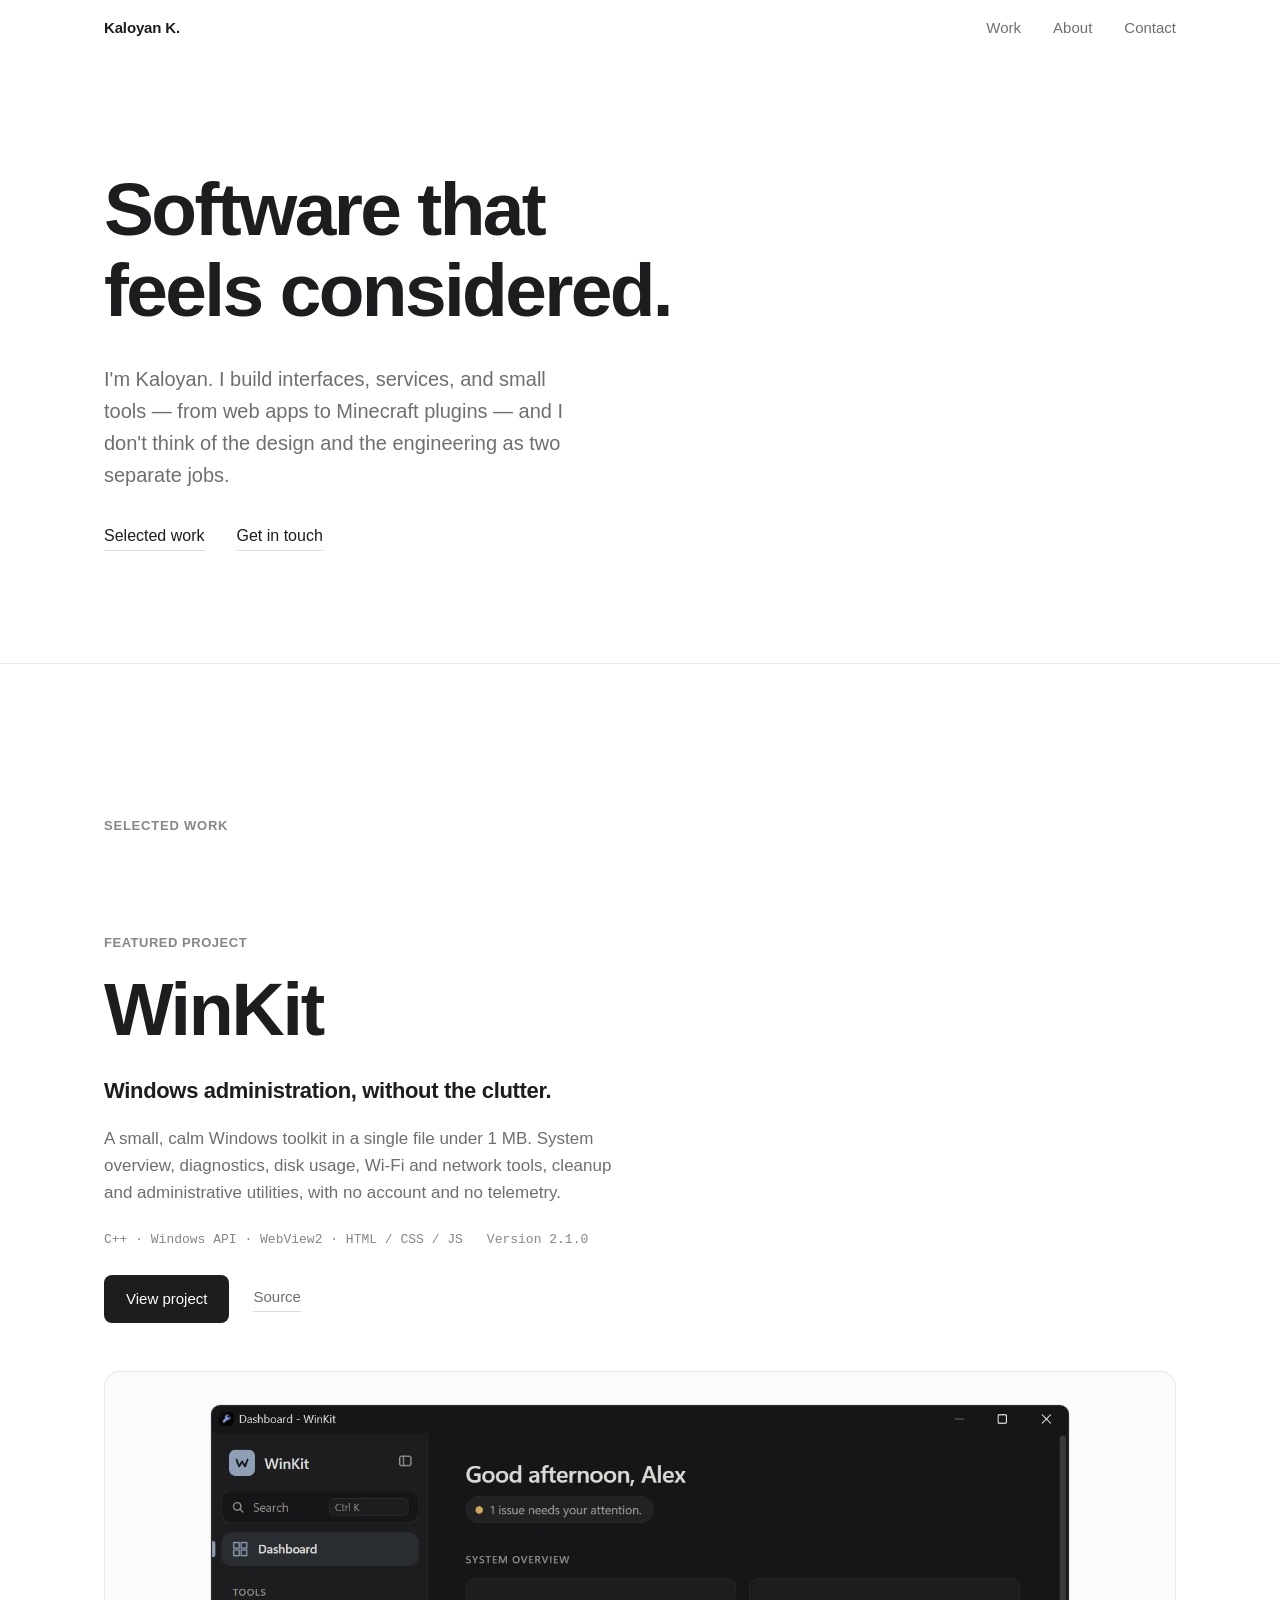
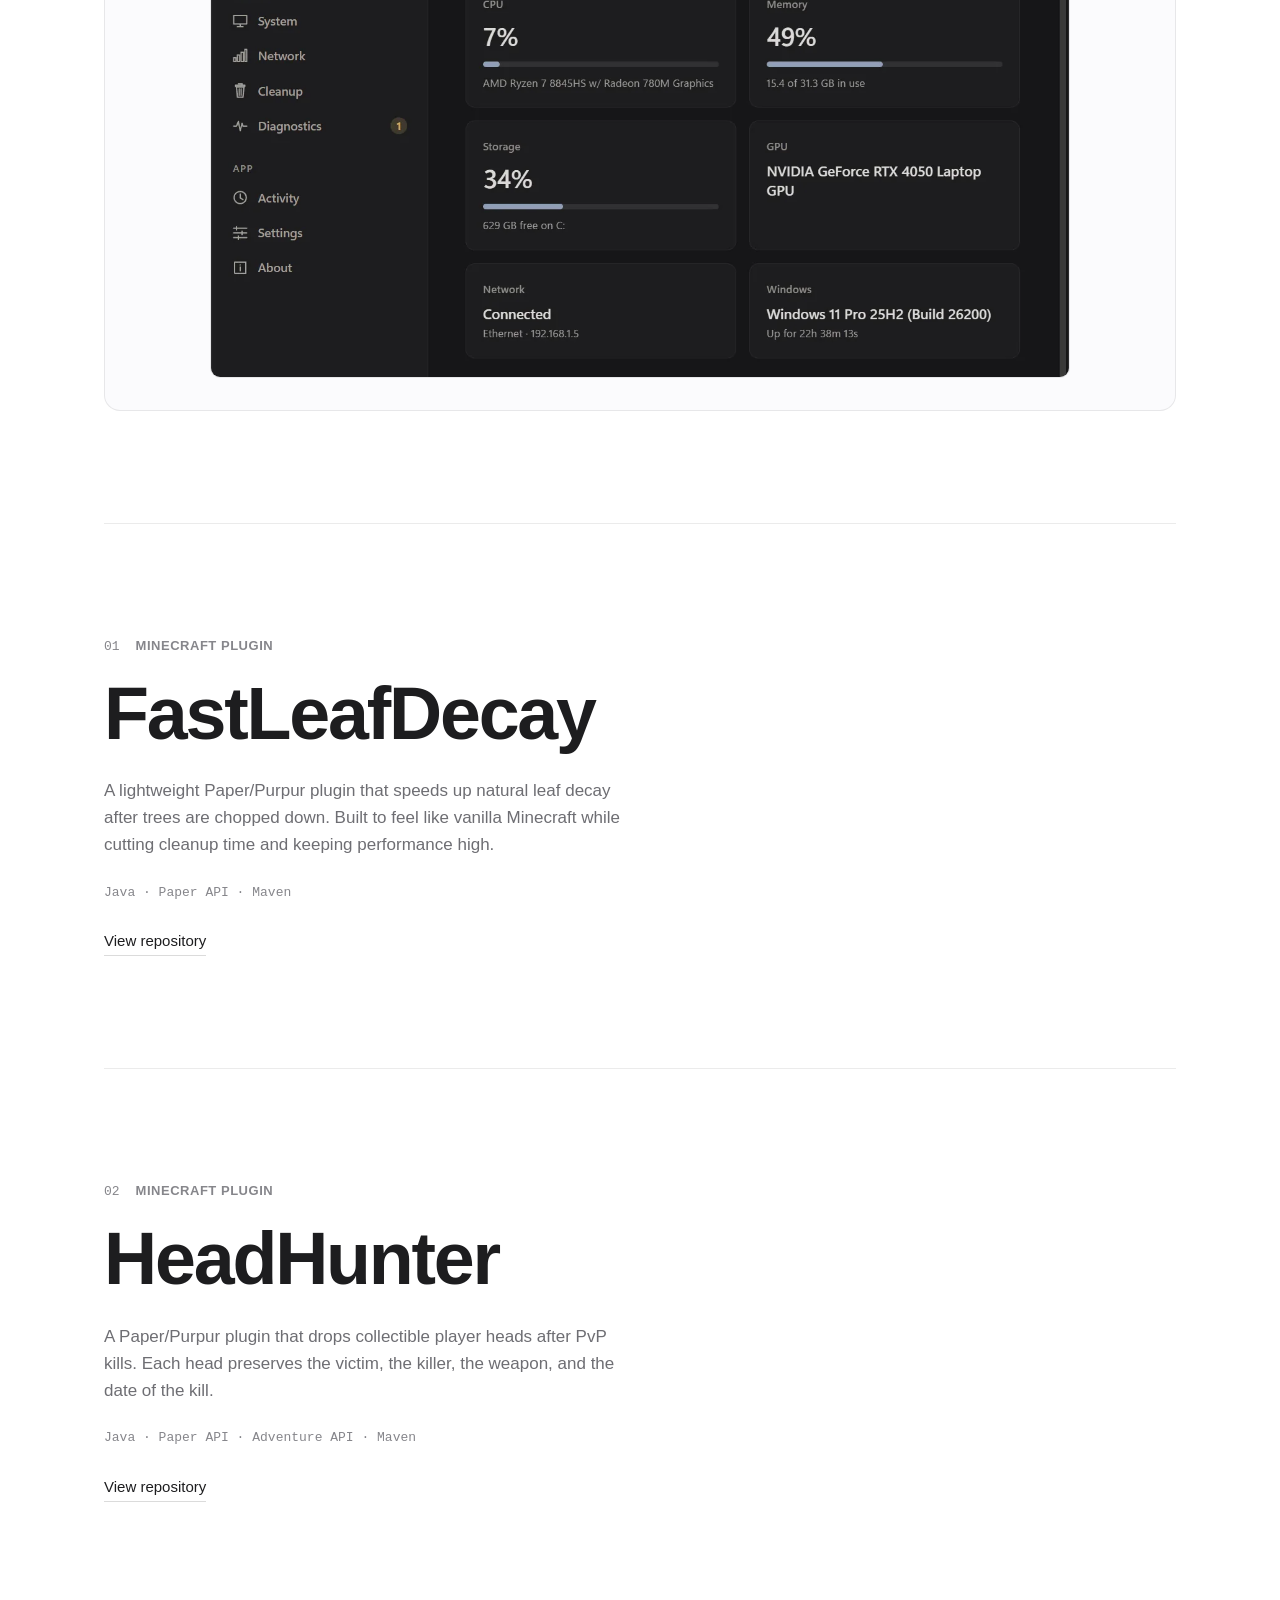
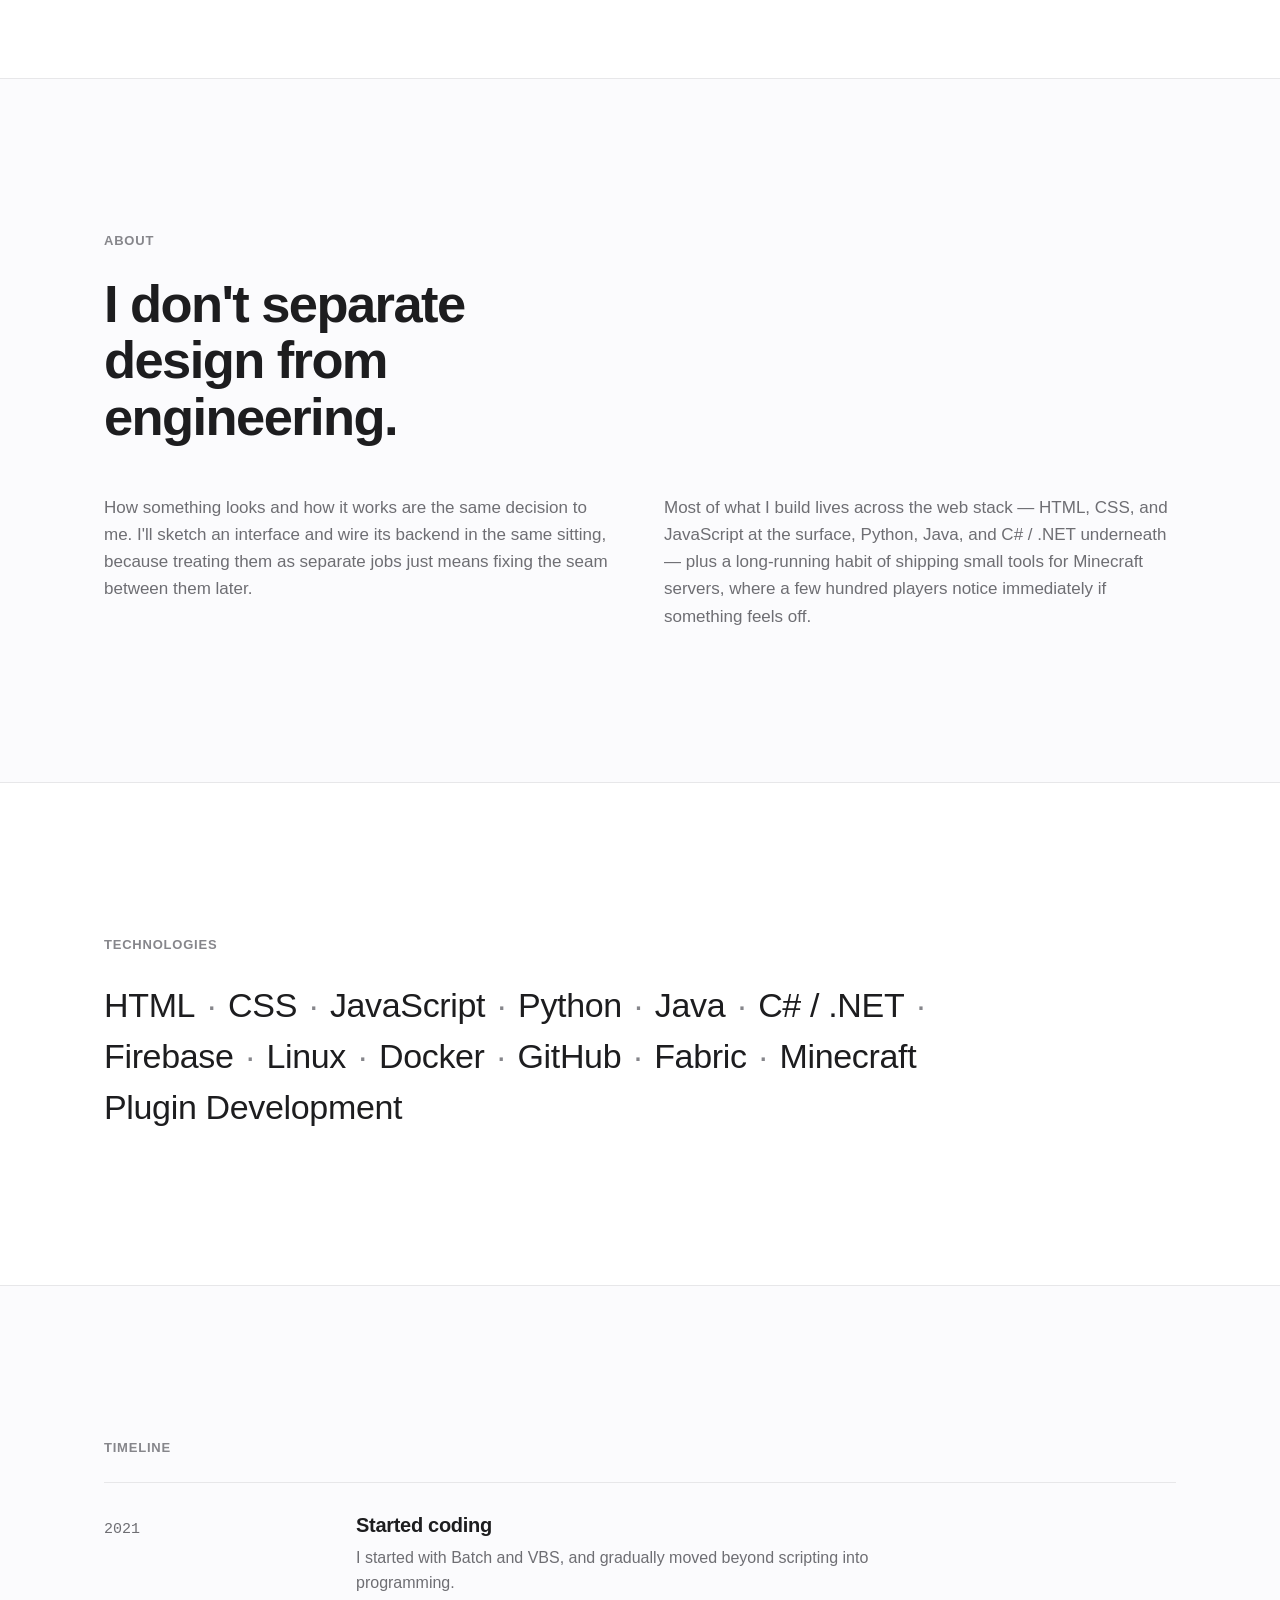
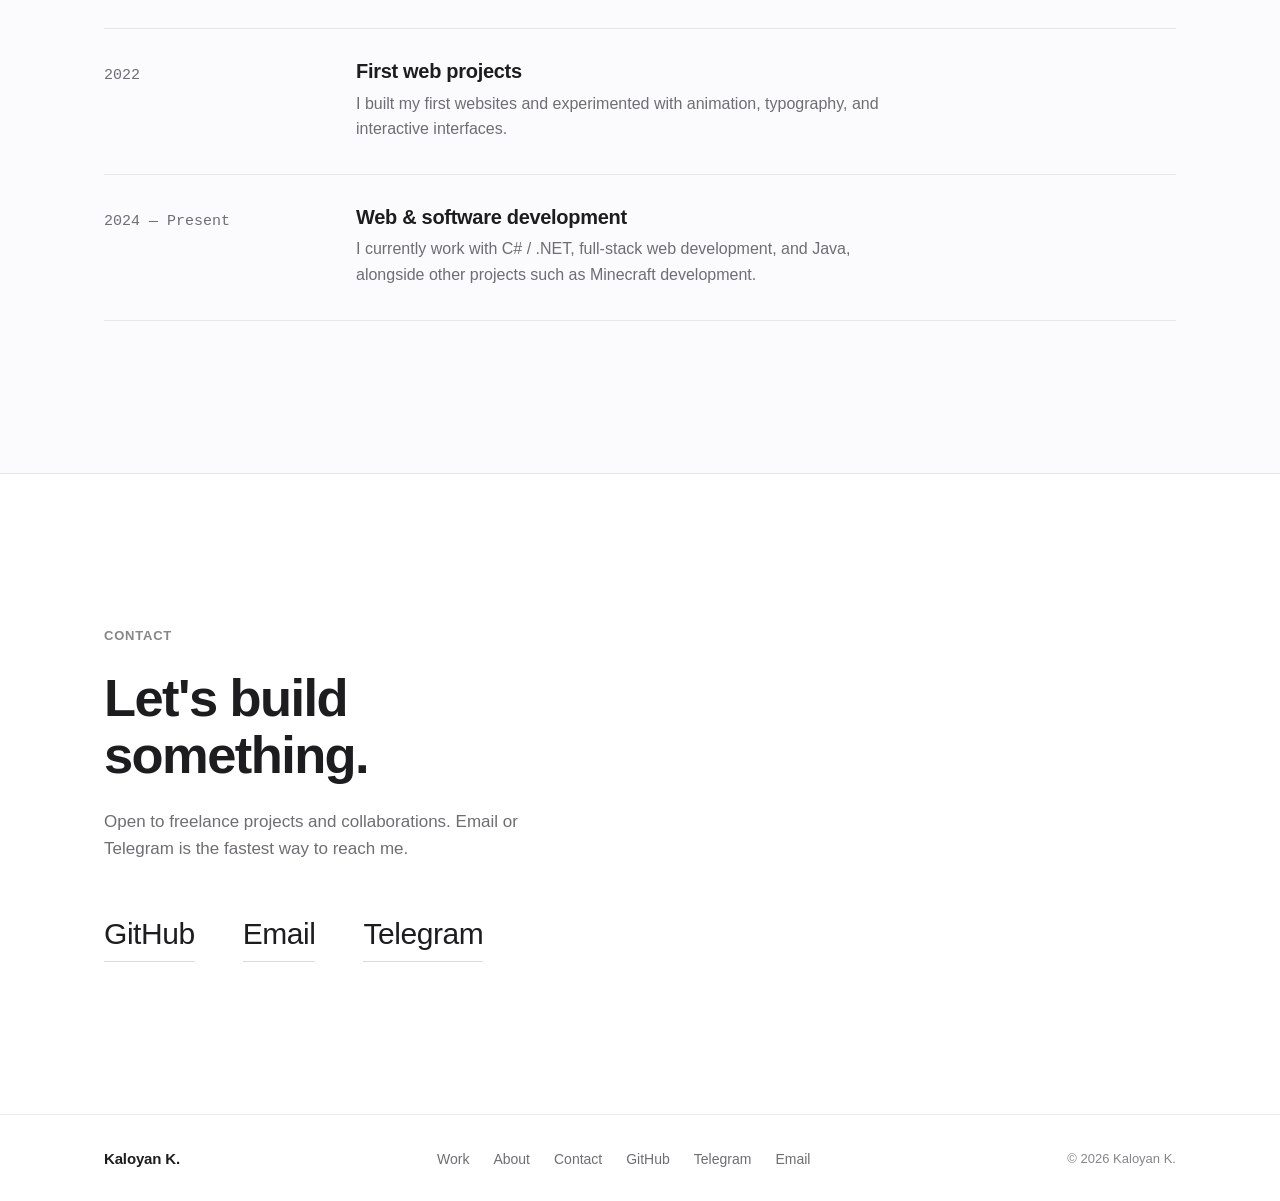
<file: index.html>
<!DOCTYPE html>
<html lang="en">
<head>
  <meta charset="UTF-8" />
  <meta name="viewport" content="width=device-width, initial-scale=1.0" />
  <title>Kaloyan K. – Software developer, maker of WinKit</title>
  <meta name="description" content="Kaloyan K. builds interfaces, services and small tools, including WinKit, a free open-source toolkit for Windows 10 and 11. Selected work and contact." />
  <link rel="canonical" href="https://im4theone.github.io/" />
  <meta property="og:type" content="profile" />
  <meta property="og:title" content="Kaloyan K. – Software developer" />
  <meta property="og:description" content="Selected work, including WinKit, a free open-source toolkit for Windows." />
  <meta property="og:url" content="https://im4theone.github.io/" />
  <meta property="og:image" content="https://im4theone.github.io/WinKit/assets/og-image.jpg" />
  <meta name="twitter:card" content="summary_large_image" />
  <script type="application/ld+json">
  {
    "@context": "https://schema.org",
    "@type": "Person",
    "name": "Kaloyan K.",
    "url": "https://im4theone.github.io/",
    "jobTitle": "Software developer",
    "sameAs": ["https://github.com/Im4Theone"],
    "knowsAbout": ["C++", "Windows API", "WebView2", "JavaScript", "Minecraft plugins"],
    "owns": { "@type": "SoftwareApplication", "name": "WinKit", "url": "https://im4theone.github.io/WinKit/", "operatingSystem": "Windows 10, Windows 11", "applicationCategory": "UtilitiesApplication" }
  }
  </script>

  <link rel="icon" type="image/svg+xml" href="data:image/svg+xml,<svg xmlns=%22http://www.w3.org/2000/svg%22 viewBox=%220 0 100 100%22><rect width=%22100%22 height=%22100%22 rx=%2222%22 fill=%22%231d1d1f%22/><text x=%2250%%22 y=%2266%%22 font-size=%2252%22 font-family=%22-apple-system,sans-serif%22 font-weight=%22600%22 fill=%22%23ffffff%22 text-anchor=%22middle%22>K</text></svg>" />

  <link rel="stylesheet" href="style.css" />
</head>
<body>

  <a href="#main" class="skip-link">Skip to content</a>

  <!-- ============ Navigation ============ -->
  <header class="nav" id="nav">
    <div class="wrap nav-inner">
      <a href="#top" class="nav-brand">Kaloyan K.</a>

      <nav class="nav-links" aria-label="Primary">
        <a href="#work">Work</a>
        <a href="#about">About</a>
        <a href="#contact">Contact</a>
      </nav>

      <button class="nav-toggle" id="navToggle" type="button" aria-label="Open menu" aria-expanded="false" aria-controls="mobileMenu">
        <span></span><span></span>
      </button>
    </div>
  </header>

  <div class="menu-scrim" id="menuScrim"></div>

  <nav class="mobile-menu" id="mobileMenu" aria-label="Mobile">
    <button class="mobile-menu-close" id="mobileMenuClose" type="button" aria-label="Close menu">Close</button>
    <a href="#work">Work</a>
    <a href="#about">About</a>
    <a href="#contact">Contact</a>
  </nav>

  <main id="main" tabindex="-1">

    <!-- ============ Hero ============ -->
    <section class="hero" id="top" aria-label="Introduction">
      <div class="wrap">
        <h1 class="reveal">Software that<br />feels considered.</h1>
        <p class="hero-lede reveal">
          I'm Kaloyan. I build interfaces, services, and small tools — from
          web apps to Minecraft plugins — and I don't think of the design
          and the engineering as two separate jobs.
        </p>
        <div class="hero-links reveal">
          <a href="#work">Selected work</a>
          <a href="#contact">Get in touch</a>
        </div>
      </div>
    </section>

    <!-- ============ Selected Work ============ -->
    <section class="work" id="work" aria-label="Selected work">
      <div class="wrap">
        <p class="eyebrow reveal">Selected Work</p>

        <article class="project project--featured reveal">
          <div class="project-head">
            <span class="project-category">Featured Project</span>
          </div>
          <h2>WinKit</h2>
          <p class="project-tagline">Windows administration, without the clutter.</p>
          <p class="project-desc">
            A small, calm Windows toolkit in a single file under 1&nbsp;MB.
            System overview, diagnostics, disk usage, Wi-Fi and network tools,
            cleanup and administrative utilities, with no account and no telemetry.
          </p>
          <div class="project-meta">
            <span class="project-tech">C++ · Windows API · WebView2 · HTML / CSS / JS</span>
            <span class="project-stat">Version 2.1.0</span>
          </div>
          <div class="project-actions">
            <a class="project-cta" href="https://im4theone.github.io/WinKit/" target="_blank" rel="noopener noreferrer">View project</a>
            <a class="project-source" href="https://github.com/Im4TheOne/WinKit" target="_blank" rel="noopener noreferrer">Source</a>
          </div>
          <div class="featured-media">
          
            <img
              src="assets/winkit-dashboard.webp"
              alt="The WinKit dashboard: usage meters for CPU, memory and storage, GPU, network and Windows cards, hardware health for drives and battery, and quick actions"
              width="1382"
              height="921"
              loading="lazy"
            />
          </div>
        </article>

        <article class="project reveal">
          <div class="project-head">
            <span class="project-index">01</span>
            <span class="project-category">Minecraft Plugin</span>
          </div>
          <h2>FastLeafDecay</h2>
          <p class="project-desc">
            A lightweight Paper/Purpur plugin that speeds up natural leaf
            decay after trees are chopped down. Built to feel like vanilla
            Minecraft while cutting cleanup time and keeping performance high.
          </p>
          <div class="project-meta">
            <span class="project-tech">Java · Paper API · Maven</span>
            <span class="project-stat is-loading" data-repo="FastLeafDecay"></span>
          </div>
          <a class="project-link" href="https://github.com/Im4TheOne/FastLeafDecay" target="_blank" rel="noopener noreferrer">View repository</a>
        </article>

        <article class="project reveal">
          <div class="project-head">
            <span class="project-index">02</span>
            <span class="project-category">Minecraft Plugin</span>
          </div>
          <h2>HeadHunter</h2>
          <p class="project-desc">
            A Paper/Purpur plugin that drops collectible player heads after
            PvP kills. Each head preserves the victim, the killer, the
            weapon, and the date of the kill.
          </p>
          <div class="project-meta">
            <span class="project-tech">Java · Paper API · Adventure API · Maven</span>
            <span class="project-stat is-loading" data-repo="HeadHunter"></span>
          </div>
          <a class="project-link" href="https://github.com/Im4TheOne/HeadHunter" target="_blank" rel="noopener noreferrer">View repository</a>
        </article>
      </div>
    </section>

    <!-- ============ About ============ -->
    <section class="about" id="about" aria-label="About">
      <div class="wrap">
        <p class="eyebrow reveal">About</p>
        <h2 class="reveal">I don't separate design from engineering.</h2>
        <div class="about-copy">
          <p class="reveal">
            How something looks and how it works are the same decision to
            me. I'll sketch an interface and wire its backend in the same
            sitting, because treating them as separate jobs just means
            fixing the seam between them later.
          </p>
          <p class="reveal">
            Most of what I build lives across the web stack — HTML, CSS,
            and JavaScript at the surface, Python, Java, and C# / .NET
            underneath — plus a long-running habit of shipping small tools
            for Minecraft servers, where a few hundred players notice
            immediately if something feels off.
          </p>
        </div>
      </div>
    </section>

    <!-- ============ Technologies ============ -->
    <section class="technologies" id="technologies" aria-label="Technologies">
      <div class="wrap">
        <p class="eyebrow reveal">Technologies</p>
        <p class="tech-list reveal">
          <span class="tech-item">HTML</span>&#8203;<span class="tech-sep" aria-hidden="true">·</span>&#8203;<span class="tech-item">CSS</span>&#8203;<span class="tech-sep" aria-hidden="true">·</span>&#8203;<span class="tech-item">JavaScript</span>&#8203;<span class="tech-sep" aria-hidden="true">·</span>&#8203;<span class="tech-item">Python</span>&#8203;<span class="tech-sep" aria-hidden="true">·</span>&#8203;<span class="tech-item">Java</span>&#8203;<span class="tech-sep" aria-hidden="true">·</span>&#8203;<span class="tech-item">C#&nbsp;/&nbsp;.NET</span>&#8203;<span class="tech-sep" aria-hidden="true">·</span>&#8203;<span class="tech-item">Firebase</span>&#8203;<span class="tech-sep" aria-hidden="true">·</span>&#8203;<span class="tech-item">Linux</span>&#8203;<span class="tech-sep" aria-hidden="true">·</span>&#8203;<span class="tech-item">Docker</span>&#8203;<span class="tech-sep" aria-hidden="true">·</span>&#8203;<span class="tech-item">GitHub</span>&#8203;<span class="tech-sep" aria-hidden="true">·</span>&#8203;<span class="tech-item">Fabric</span>&#8203;<span class="tech-sep" aria-hidden="true">·</span>&#8203;<span class="tech-item">Minecraft Plugin Development</span>
        </p>
      </div>
    </section>

    <!-- ============ Timeline ============ -->
    <section class="timeline" id="timeline" aria-label="Timeline">
      <div class="wrap">
        <p class="eyebrow reveal">Timeline</p>

        <ol class="timeline-list">
          <li class="timeline-item reveal">
            <span class="timeline-year">2021</span>
            <div class="timeline-body">
              <h3>Started coding</h3>
              <p>I started with Batch and VBS, and gradually moved beyond scripting into programming.</p>
            </div>
          </li>
          <li class="timeline-item reveal">
            <span class="timeline-year">2022</span>
            <div class="timeline-body">
              <h3>First web projects</h3>
              <p>I built my first websites and experimented with animation, typography, and interactive interfaces.</p>
            </div>
          </li>
          <li class="timeline-item reveal">
            <span class="timeline-year">2024 — Present</span>
            <div class="timeline-body">
              <h3>Web &amp; software development</h3>
              <p>I currently work with C# / .NET, full-stack web development, and Java, alongside other projects such as Minecraft development.</p>
            </div>
          </li>
        </ol>
      </div>
    </section>

    <!-- ============ Contact ============ -->
    <section class="contact" id="contact" aria-label="Contact">
      <div class="wrap">
        <p class="eyebrow reveal">Contact</p>
        <h2 class="reveal">Let's build something.</h2>
        <p class="contact-lede reveal">Open to freelance projects and collaborations. Email or Telegram is the fastest way to reach me.</p>

        <div class="contact-links reveal">
          <a class="contact-link" href="https://github.com/Im4TheOne" target="_blank" rel="noopener noreferrer">GitHub</a>
          <button class="contact-link" id="copyEmailBtn" type="button">Email</button>
          <a class="contact-link" href="https://t.me/im4theone" target="_blank" rel="noopener noreferrer">Telegram</a>
        </div>
      </div>
    </section>

  </main>

  <!-- ============ Footer ============ -->
  <footer aria-label="Footer">
    <div class="wrap footer-inner">
      <span class="footer-brand">Kaloyan K.</span>

      <nav class="footer-links" aria-label="Footer">
        <a href="#work">Work</a>
        <a href="#about">About</a>
        <a href="#contact">Contact</a>
        <a href="https://github.com/Im4TheOne" target="_blank" rel="noopener noreferrer">GitHub</a>
        <a href="https://t.me/im4theone" target="_blank" rel="noopener noreferrer">Telegram</a>
        <a href="mailto:contactim4theone@gmail.com">Email</a>
      </nav>

      <span class="footer-copyright">&copy; <span id="year"></span> Kaloyan K.</span>
    </div>
  </footer>

  <div class="toast" id="toast" role="status" aria-live="polite">Email copied</div>

  <script src="script.js"></script>
</body>
</html>
</file>
<file: style.css>
/* ==========================================================================
   Kaloyan K. — Personal site
   Vanilla CSS, no build step, no framework.
   Light-only. Typography, whitespace, and hierarchy carry the design —
   the component list on purpose is very short.
   ========================================================================== */

/* ---------- 1. Reset ---------- */

*,
*::before,
*::after {
  box-sizing: border-box;
  margin: 0;
  padding: 0;
}

html {
  -webkit-text-size-adjust: 100%;
  scroll-behavior: smooth;
}

img,
svg {
  display: block;
  max-width: 100%;
}

a {
  color: inherit;
  text-decoration: none;
}

button {
  font: inherit;
  color: inherit;
  background: none;
  border: none;
  cursor: pointer;
}

ol,
ul {
  list-style: none;
}

/* ---------- 2. Tokens ---------- */

:root {
  /* Color — light only */
  --bg: #ffffff;
  --bg-alt: #fbfbfd;
  --text: #1d1d1f;
  --text-secondary: #6e6e73;
  --text-tertiary: #86868b;
  --line: rgba(0, 0, 0, 0.08);
  --line-strong: rgba(0, 0, 0, 0.14);
  --focus-ring: #1d1d1f;

  /* Type */
  --font-sans: -apple-system, BlinkMacSystemFont, "SF Pro Display", "SF Pro Text",
    "Segoe UI", Roboto, Helvetica, Arial, sans-serif;
  --font-mono: ui-monospace, "SF Mono", "SFMono-Regular", Menlo, Consolas, monospace;

  /* Spacing — 8px base unit */
  --space-1: 0.5rem;   /* 8px */
  --space-2: 1rem;     /* 16px */
  --space-3: 1.5rem;   /* 24px */
  --space-4: 2rem;     /* 32px */
  --space-5: 3rem;     /* 48px */
  --space-6: 4.5rem;   /* 72px */
  --space-7: 7rem;     /* 112px */
  --space-8: 9.5rem;   /* 152px */

  /* Layout */
  --container-w: 1120px;

  /* Motion */
  --ease: cubic-bezier(0.16, 1, 0.3, 1);
  --dur-fast: 200ms;
  --dur-base: 420ms;
  --dur-slow: 800ms;
}

@media (prefers-reduced-motion: reduce) {
  html {
    scroll-behavior: auto;
  }
  * {
    animation-duration: 0.001ms !important;
    animation-iteration-count: 1 !important;
    transition-duration: 0.001ms !important;
    scroll-behavior: auto !important;
  }
}

/* ---------- 3. Base / typography ---------- */

body {
  background: var(--bg);
  color: var(--text);
  font-family: var(--font-sans);
  font-size: 17px;
  line-height: 1.6;
  -webkit-font-smoothing: antialiased;
  text-rendering: optimizeLegibility;
}

h1,
h2,
h3 {
  font-weight: 600;
  letter-spacing: -0.03em;
  line-height: 1.08;
  color: var(--text);
}

h1 {
  font-size: clamp(2.75rem, 3.6vw + 1.8rem, 6.25rem);
  letter-spacing: -0.035em;
}

h2 {
  font-size: clamp(2.25rem, 2.6vw + 1.2rem, 3.75rem);
}

h3 {
  font-size: 1.25rem;
  letter-spacing: -0.015em;
}

p {
  color: var(--text-secondary);
}

::selection {
  background: var(--text);
  color: var(--bg);
}

:focus-visible {
  outline: 2px solid var(--focus-ring);
  outline-offset: 3px;
  border-radius: 2px;
}

.skip-link {
  position: fixed;
  top: -100%;
  left: var(--space-2);
  z-index: 300;
  background: var(--text);
  color: var(--bg);
  padding: var(--space-1) var(--space-2);
  border-radius: 6px;
  font-weight: 600;
  transition: top var(--dur-fast) var(--ease);
}

.skip-link:focus {
  top: var(--space-2);
}

/* ---------- 4. Layout utilities ---------- */

.wrap {
  width: 100%;
  max-width: var(--container-w);
  margin-inline: auto;
  padding-inline: var(--space-3);
}

main section {
  padding-block: var(--space-8);
}

.eyebrow {
  font-size: 0.8125rem;
  font-weight: 600;
  letter-spacing: 0.06em;
  text-transform: uppercase;
  color: var(--text-tertiary);
  margin-bottom: var(--space-3);
}

/* ---------- 5. Reveal on scroll ---------- */

.reveal {
  opacity: 0;
  transform: translateY(22px);
  transition: opacity var(--dur-slow) var(--ease), transform var(--dur-slow) var(--ease);
}

.reveal.is-visible {
  opacity: 1;
  transform: translateY(0);
}

/* ---------- 6. Navigation ---------- */

.nav {
  position: sticky;
  top: 0;
  z-index: 200;
  border-bottom: 1px solid transparent;
  transition: border-color var(--dur-base) var(--ease), background var(--dur-base) var(--ease),
    backdrop-filter var(--dur-base) var(--ease);
}

.nav.is-scrolled {
  background: color-mix(in srgb, var(--bg) 78%, transparent);
  backdrop-filter: blur(16px) saturate(160%);
  -webkit-backdrop-filter: blur(16px) saturate(160%);
  border-bottom-color: var(--line);
}

.nav-inner {
  display: flex;
  align-items: center;
  justify-content: space-between;
  padding-block: var(--space-2);
}

.nav-brand {
  font-size: 0.9375rem;
  font-weight: 600;
  letter-spacing: -0.01em;
  color: var(--text);
}

.nav-links {
  display: flex;
  align-items: center;
  gap: var(--space-4);
}

.nav-links a {
  font-size: 0.9375rem;
  color: var(--text-secondary);
  transition: color var(--dur-fast) var(--ease);
}

.nav-links a:hover {
  color: var(--text);
}

.nav-toggle {
  display: none;
  flex-direction: column;
  justify-content: center;
  gap: 5px;
  width: 32px;
  height: 32px;
}

.nav-toggle span {
  display: block;
  height: 1.5px;
  width: 20px;
  margin-inline: auto;
  background: var(--text);
  transition: transform var(--dur-fast) var(--ease), opacity var(--dur-fast) var(--ease);
}

/* ---------- 7. Mobile menu ---------- */

.menu-scrim {
  position: fixed;
  inset: 0;
  background: rgba(0, 0, 0, 0.3);
  opacity: 0;
  pointer-events: none;
  transition: opacity var(--dur-base) var(--ease);
  z-index: 210;
}

.menu-scrim.is-open {
  opacity: 1;
  pointer-events: auto;
}

.mobile-menu {
  position: fixed;
  top: 0;
  right: 0;
  bottom: 0;
  width: min(320px, 84vw);
  background: var(--bg);
  border-left: 1px solid var(--line);
  z-index: 220;
  padding: var(--space-4) var(--space-3);
  display: flex;
  flex-direction: column;
  gap: var(--space-3);
  transform: translateX(100%);
  transition: transform var(--dur-base) var(--ease);
}

.mobile-menu.is-open {
  transform: translateX(0);
}

.mobile-menu-close {
  align-self: flex-end;
  font-size: 0.875rem;
  color: var(--text-secondary);
  padding: var(--space-1) 0;
  margin-bottom: var(--space-2);
}

.mobile-menu a {
  font-size: 1.5rem;
  font-weight: 500;
  letter-spacing: -0.02em;
  padding-block: var(--space-1);
  border-bottom: 1px solid var(--line);
}

/* ---------- 8. Hero ---------- */

.hero {
  padding-top: var(--space-7);
  padding-bottom: var(--space-7);
}

.hero h1 {
  max-width: 16ch;
  margin-bottom: var(--space-4);
}

.hero-lede {
  font-size: clamp(1.0625rem, 0.5vw + 1rem, 1.25rem);
  max-width: 42ch;
  margin-bottom: var(--space-4);
}

.hero-links {
  display: flex;
  align-items: center;
  gap: var(--space-4);
}

.hero-links a {
  font-size: 1rem;
  font-weight: 500;
  color: var(--text);
  border-bottom: 1px solid var(--line-strong);
  padding-bottom: 2px;
  transition: border-color var(--dur-fast) var(--ease), color var(--dur-fast) var(--ease);
}

.hero-links a:hover {
  border-color: var(--text);
}

/* ---------- 9. Selected work ---------- */

.work {
  background: var(--bg);
  border-top: 1px solid var(--line);
}

.project {
  padding-block: var(--space-7);
  border-bottom: 1px solid var(--line);
}

.project:last-child {
  border-bottom: none;
  padding-bottom: var(--space-3);
}

.project-head {
  display: flex;
  align-items: baseline;
  gap: var(--space-2);
  margin-bottom: var(--space-2);
}

.project-index {
  font-family: var(--font-mono);
  font-size: 0.8125rem;
  color: var(--text-tertiary);
}

.project-category {
  font-size: 0.8125rem;
  font-weight: 600;
  letter-spacing: 0.04em;
  text-transform: uppercase;
  color: var(--text-tertiary);
}

.project h2 {
  font-size: clamp(2.5rem, 4.5vw + 1rem, 5rem);
  margin-bottom: var(--space-3);
  transition: transform var(--dur-slow) var(--ease);
}

.project-desc {
  font-size: 1.0625rem;
  max-width: 56ch;
  margin-bottom: var(--space-3);
}

.project-meta {
  display: flex;
  flex-wrap: wrap;
  align-items: baseline;
  gap: var(--space-1) var(--space-3);
  font-family: var(--font-mono);
  font-size: 0.8125rem;
  color: var(--text-tertiary);
  margin-bottom: var(--space-3);
}

.project-stat.is-loading {
  opacity: 0;
}

.project-link {
  display: inline-block;
  font-size: 0.9375rem;
  font-weight: 500;
  color: var(--text);
  border-bottom: 1px solid var(--line-strong);
  padding-bottom: 2px;
  transition: border-color var(--dur-fast) var(--ease);
}

.project-link:hover {
  border-color: var(--text);
}

/* ---------- 9b. Featured project ---------- */

.project--featured {
  padding-top: var(--space-6);
}

.project-tagline {
  font-size: clamp(1.125rem, 0.6vw + 1rem, 1.375rem);
  font-weight: 600;
  letter-spacing: -0.015em;
  color: var(--text);
  max-width: 40ch;
  margin-bottom: var(--space-2);
}

.project-actions {
  display: flex;
  flex-wrap: wrap;
  align-items: center;
  gap: var(--space-3);
  margin-bottom: var(--space-5);
}

.project-cta {
  display: inline-block;
  background: var(--text);
  color: var(--bg);
  font-size: 0.9375rem;
  font-weight: 500;
  padding: 0.75rem 1.375rem;
  border-radius: 8px;
  transition: opacity var(--dur-fast) var(--ease);
}

.project-cta:hover {
  opacity: 0.82;
}

.project-source {
  font-size: 0.9375rem;
  font-weight: 500;
  color: var(--text-secondary);
  border-bottom: 1px solid var(--line-strong);
  padding-bottom: 2px;
  transition: border-color var(--dur-fast) var(--ease), color var(--dur-fast) var(--ease);
}

.project-source:hover {
  color: var(--text);
  border-color: var(--text);
}

.featured-media {
  display: flex;
  justify-content: center;
  padding: var(--space-4);
  background: var(--bg-alt);
  border: 1px solid var(--line);
  border-radius: 16px;
}

.featured-media img {
  width: 100%;
  max-width: 860px;
  height: auto;
  border-radius: 10px;
  border: 1px solid var(--line);
}

/* ---------- 10. About ---------- */

.about {
  background: var(--bg-alt);
  border-top: 1px solid var(--line);
  border-bottom: 1px solid var(--line);
}

.about h2 {
  max-width: 18ch;
  margin-bottom: var(--space-5);
}

.about-copy {
  display: grid;
  grid-template-columns: repeat(2, 1fr);
  gap: var(--space-5);
  max-width: 100%;
}

.about-copy p {
  font-size: 1.0625rem;
}

/* ---------- 11. Technologies ---------- */

.technologies {
  background: var(--bg);
}

.tech-list {
  font-size: clamp(1.375rem, 1.8vw + 0.8rem, 2.125rem);
  line-height: 1.5;
  letter-spacing: -0.01em;
  max-width: 46ch;
  color: var(--text);
  overflow-wrap: break-word;
}

.tech-item {
  color: var(--text);
}

.tech-sep {
  color: var(--text-tertiary);
  margin-inline: 0.35em;
}

/* ---------- 12. Timeline ---------- */

.timeline {
  background: var(--bg-alt);
  border-top: 1px solid var(--line);
  border-bottom: 1px solid var(--line);
}

.timeline-list {
  display: flex;
  flex-direction: column;
}

.timeline-item {
  display: grid;
  grid-template-columns: 220px 1fr;
  gap: var(--space-4);
  padding-block: var(--space-4);
  border-top: 1px solid var(--line);
}

.timeline-item:last-child {
  border-bottom: 1px solid var(--line);
}

.timeline-year {
  font-family: var(--font-mono);
  font-size: 0.9375rem;
  color: var(--text-secondary);
  padding-top: 0.2rem;
}

.timeline-body h3 {
  margin-bottom: var(--space-1);
}

.timeline-body p {
  font-size: 1rem;
  max-width: 60ch;
}

/* ---------- 13. Contact ---------- */

.contact {
  background: var(--bg);
}

.contact h2 {
  max-width: 14ch;
  margin-bottom: var(--space-3);
}

.contact-lede {
  font-size: 1.0625rem;
  max-width: 46ch;
  margin-bottom: var(--space-5);
}

.contact-links {
  display: flex;
  flex-wrap: wrap;
  align-items: center;
  gap: var(--space-2) var(--space-5);
}

.contact-link {
  font-size: clamp(1.375rem, 1.6vw + 0.7rem, 1.875rem);
  font-weight: 500;
  letter-spacing: -0.015em;
  color: var(--text);
  border-bottom: 1px solid var(--line-strong);
  padding-bottom: 3px;
  transition: border-color var(--dur-fast) var(--ease), color var(--dur-fast) var(--ease);
}

.contact-link:hover {
  border-color: var(--text);
}

/* ---------- 14. Footer ---------- */

footer {
  border-top: 1px solid var(--line);
  padding-block: var(--space-4);
}

.footer-inner {
  display: flex;
  flex-wrap: wrap;
  align-items: center;
  justify-content: space-between;
  gap: var(--space-2) var(--space-4);
}

.footer-brand {
  font-size: 0.9375rem;
  font-weight: 600;
  letter-spacing: -0.01em;
  color: var(--text);
}

.footer-links {
  display: flex;
  flex-wrap: wrap;
  gap: var(--space-1) var(--space-3);
}

.footer-links a {
  font-size: 0.875rem;
  color: var(--text-secondary);
  transition: color var(--dur-fast) var(--ease);
}

.footer-links a:hover {
  color: var(--text);
}

.footer-copyright {
  font-size: 0.8125rem;
  color: var(--text-tertiary);
}

/* ---------- 15. Toast ---------- */

.toast {
  position: fixed;
  left: 50%;
  bottom: var(--space-4);
  transform: translate(-50%, 12px);
  background: var(--text);
  color: var(--bg);
  font-size: 0.875rem;
  font-weight: 500;
  padding: 0.75rem 1.15rem;
  border-radius: 8px;
  opacity: 0;
  pointer-events: none;
  transition: opacity var(--dur-base) var(--ease), transform var(--dur-base) var(--ease);
  z-index: 260;
}

.toast.is-active {
  opacity: 1;
  transform: translate(-50%, 0);
}

/* ---------- 16. Responsive ---------- */

@media (max-width: 900px) {
  .nav-links {
    display: none;
  }

  .nav-toggle {
    display: flex;
  }

  .about-copy {
    grid-template-columns: 1fr;
    gap: var(--space-3);
  }

  main section {
    padding-block: var(--space-7);
  }

  .project {
    padding-block: var(--space-6);
  }
}

@media (max-width: 640px) {
  body {
    font-size: 16px;
  }

  main section {
    padding-block: var(--space-6);
  }

  .hero {
    padding-top: var(--space-5);
    padding-bottom: var(--space-5);
  }

  .hero h1 {
    max-width: 12ch;
  }

  .hero-links {
    gap: var(--space-3);
  }

  .project {
    padding-block: var(--space-5);
  }

  .project-meta {
    flex-direction: column;
    align-items: flex-start;
    gap: var(--space-1);
  }

  .project--featured {
    padding-top: var(--space-4);
  }

  .project-actions {
    margin-bottom: var(--space-4);
  }

  .featured-media {
    padding: var(--space-2);
    border-radius: 12px;
  }

  .featured-media img {
    border-radius: 8px;
  }

  .timeline-item {
    grid-template-columns: 1fr;
    gap: var(--space-1);
  }

  .contact-links {
    flex-direction: column;
    align-items: flex-start;
    gap: var(--space-3);
  }

  .footer-inner {
    flex-direction: column;
    align-items: flex-start;
  }
}
</file>
